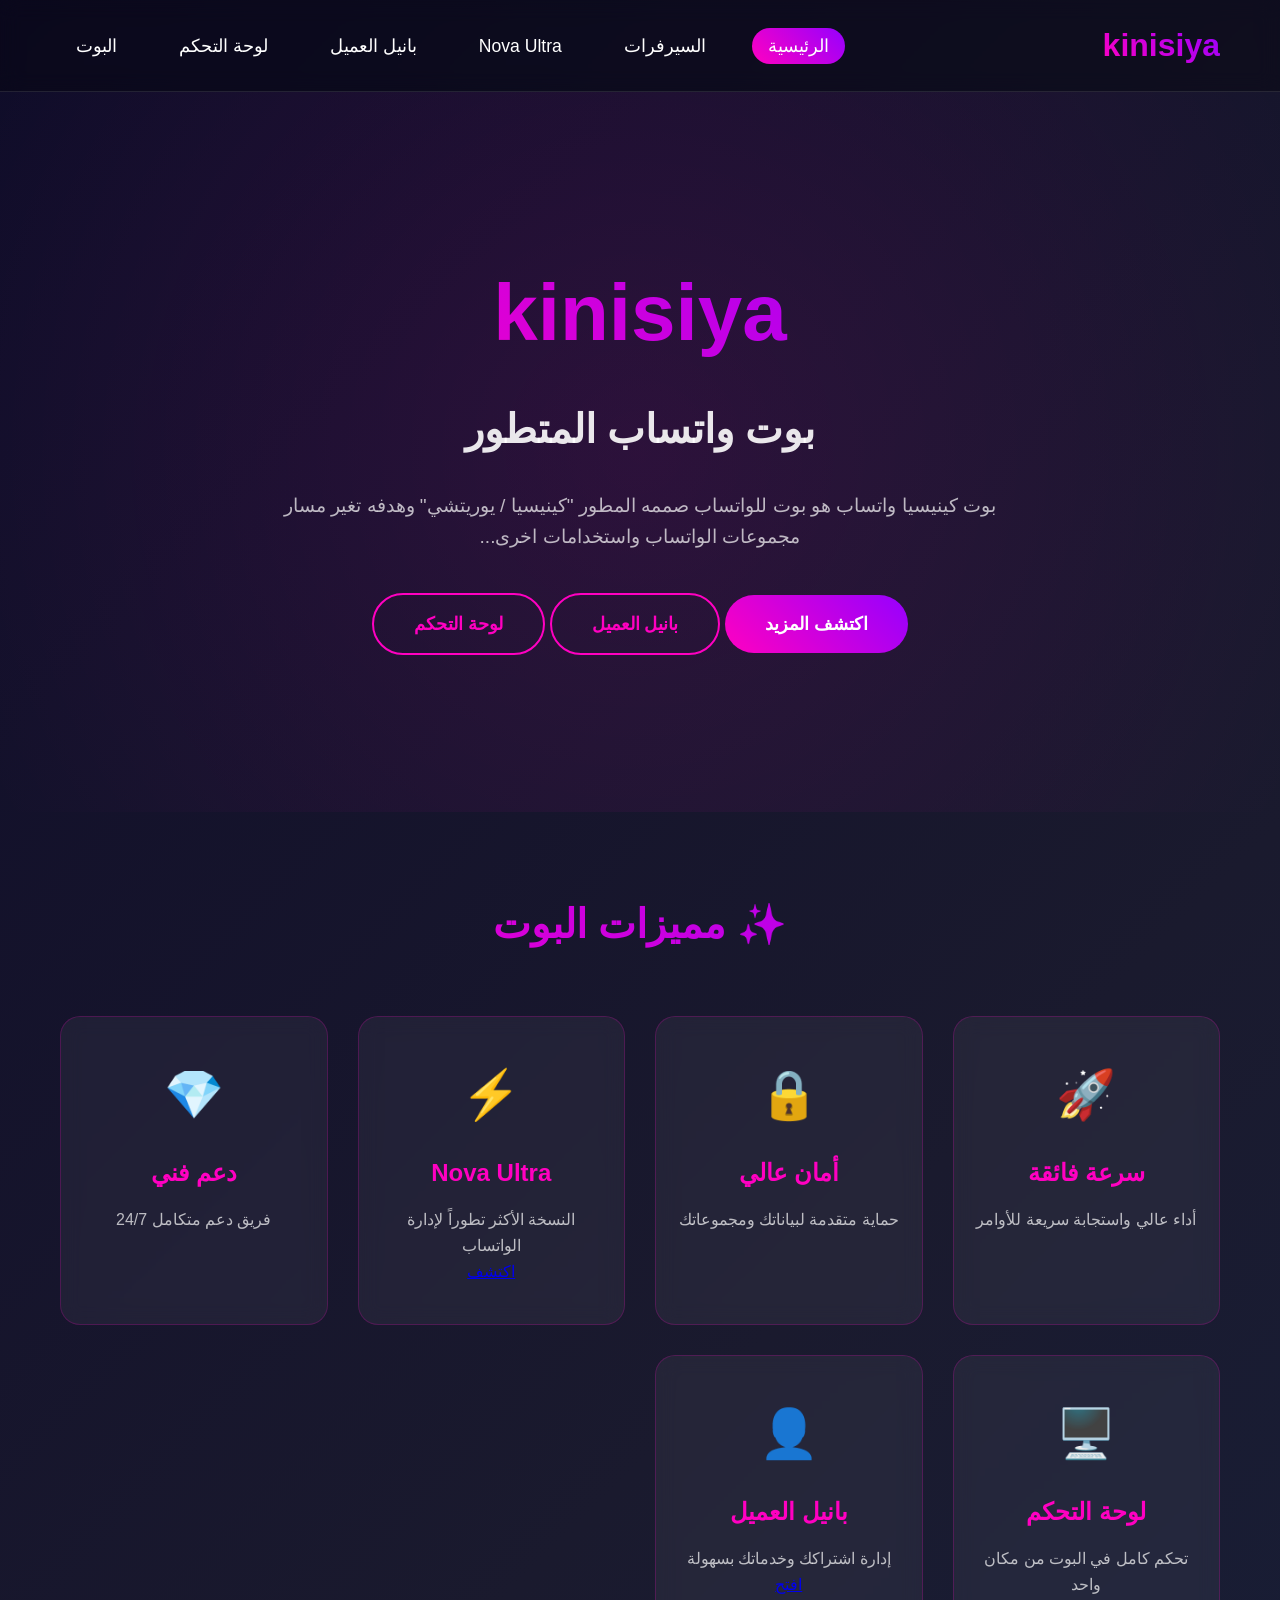
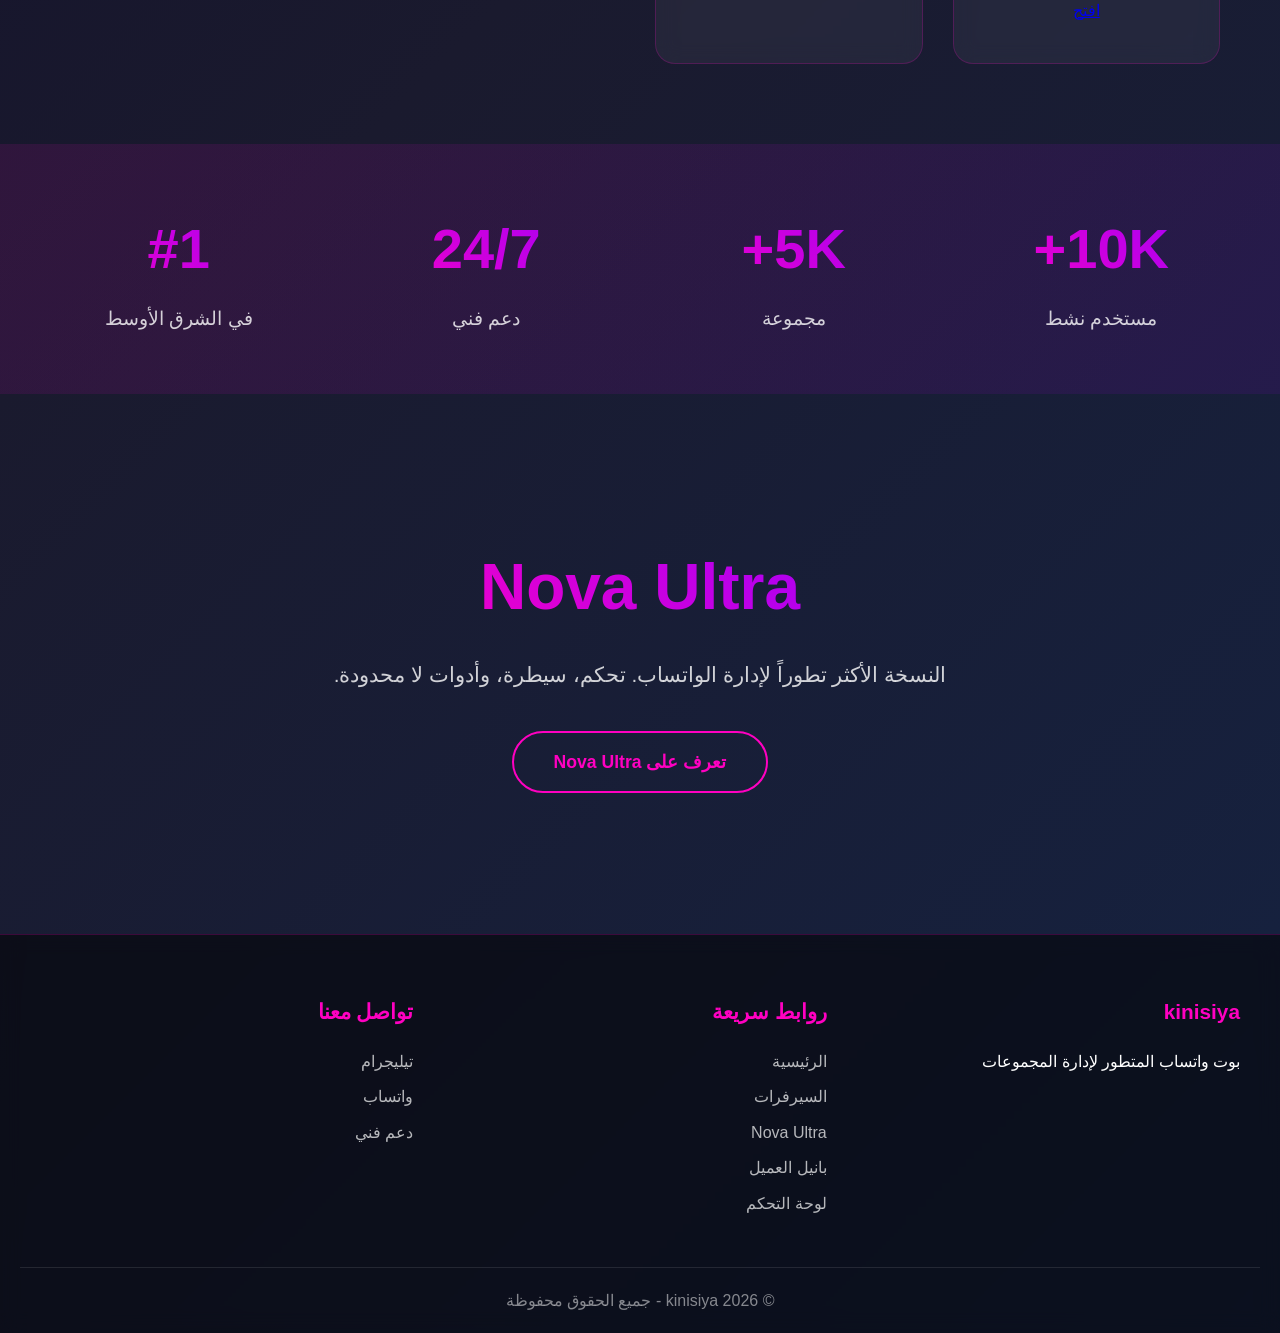
<file: index.html>
<!DOCTYPE html>
<html lang="ar" dir="rtl">
<head>
    <meta charset="UTF-8">
    <meta name="viewport" content="width=device-width, initial-scale=1.0">
    <title>kinisiya - الصفحة الرئيسية</title>
    <link rel="stylesheet" href="style.css">
</head>
<body>
    <!-- الهيدر -->
    <header>
        <nav>
            <div class="logo">kinisiya</div>
            <ul>
                <li><a href="index.html" class="active">الرئيسية</a></li>
                <li><a href="servers.html">السيرفرات</a></li>
                <li><a href="nova-ultra.html">Nova Ultra</a></li>
                <li><a href="client-panel.html">بانيل العميل</a></li>
                <li><a href="dashboard.html">لوحة التحكم</a></li>
                <li><a href="https://t.me/@yekay6">البوت</a></li>
            </ul>
        </nav>
    </header>

    <!-- الهيرو -->
    <section class="hero">
        <div class="hero-content">
            <h1>kinisiya</h1>
            <h2>بوت واتساب المتطور</h2>
            <p>بوت كينيسيا واتساب هو بوت للواتساب صممه المطور "كينيسيا / يوريتشي" وهدفه تغير مسار مجموعات الواتساب واستخدامات اخرى...</p>
            <div class="hero-btns">
                <a href="nova-ultra.html" class="btn">اكتشف المزيد</a>
                <a href="client-panel.html" class="btn btn-outline">بانيل العميل</a>
                <a href="dashboard.html" class="btn btn-outline">لوحة التحكم</a>
            </div>
        </div>
    </section>

    <!-- المميزات -->
    <section class="features">
        <h2>✨ مميزات البوت</h2>
        <div class="features-grid">
            <div class="feature-card">
                <div class="icon">🚀</div>
                <h3>سرعة فائقة</h3>
                <p>أداء عالي واستجابة سريعة للأوامر</p>
            </div>
            <div class="feature-card">
                <div class="icon">🔒</div>
                <h3>أمان عالي</h3>
                <p>حماية متقدمة لبياناتك ومجموعاتك</p>
            </div>
            <div class="feature-card">
                <div class="icon">⚡</div>
                <h3>Nova Ultra</h3>
                <p>النسخة الأكثر تطوراً لإدارة الواتساب</p>
                <a href="nova-ultra.html" class="card-btn">اكتشف</a>
            </div>
            <div class="feature-card">
                <div class="icon">💎</div>
                <h3>دعم فني</h3>
                <p>فريق دعم متكامل 24/7</p>
            </div>
            <div class="feature-card">
                <div class="icon">🖥️</div>
                <h3>لوحة التحكم</h3>
                <p>تحكم كامل في البوت من مكان واحد</p>
                <a href="dashboard.html" class="card-btn">افتح</a>
            </div>
            <div class="feature-card">
                <div class="icon">👤</div>
                <h3>بانيل العميل</h3>
                <p>إدارة اشتراكك وخدماتك بسهولة</p>
                <a href="client-panel.html" class="card-btn">افتح</a>
            </div>
        </div>
    </section>

    <!-- الإحصائيات -->
    <section class="stats">
        <div class="stats-container">
            <div class="stat-item">
                <div class="stat-number">10K+</div>
                <div class="stat-label">مستخدم نشط</div>
            </div>
            <div class="stat-item">
                <div class="stat-number">5K+</div>
                <div class="stat-label">مجموعة</div>
            </div>
            <div class="stat-item">
                <div class="stat-number">24/7</div>
                <div class="stat-label">دعم فني</div>
            </div>
            <div class="stat-item">
                <div class="stat-number">#1</div>
                <div class="stat-label">في الشرق الأوسط</div>
            </div>
        </div>
    </section>

    <!-- نسخة Nova Ultra -->
    <section class="nova-section">
        <div class="nova-content">
            <h2>Nova Ultra</h2>
            <p>النسخة الأكثر تطوراً لإدارة الواتساب. تحكم، سيطرة، وأدوات لا محدودة.</p>
            <a href="nova-ultra.html" class="btn btn-outline">تعرف على Nova Ultra</a>
        </div>
    </section>

    <!-- الفوتر -->
    <footer>
        <div class="footer-content">
            <div class="footer-section">
                <h4>kinisiya</h4>
                <p>بوت واتساب المتطور لإدارة المجموعات</p>
            </div>
            <div class="footer-section">
                <h4>روابط سريعة</h4>
                <ul>
                    <li><a href="index.html">الرئيسية</a></li>
                    <li><a href="servers.html">السيرفرات</a></li>
                    <li><a href="nova-ultra.html">Nova Ultra</a></li>
                    <li><a href="client-panel.html">بانيل العميل</a></li>
                    <li><a href="dashboard.html">لوحة التحكم</a></li>
                </ul>
            </div>
            <div class="footer-section">
                <h4>تواصل معنا</h4>
                <ul>
                    <li><a href="https://t.me/yourbot">تيليجرام</a></li>
                    <li><a href="#">واتساب</a></li>
                    <li><a href="#">دعم فني</a></li>
                </ul>
            </div>
        </div>
        <div class="copyright">
            <p>© 2026 kinisiya - جميع الحقوق محفوظة</p>
        </div>
    </footer>
</body>
    </html>
</file>
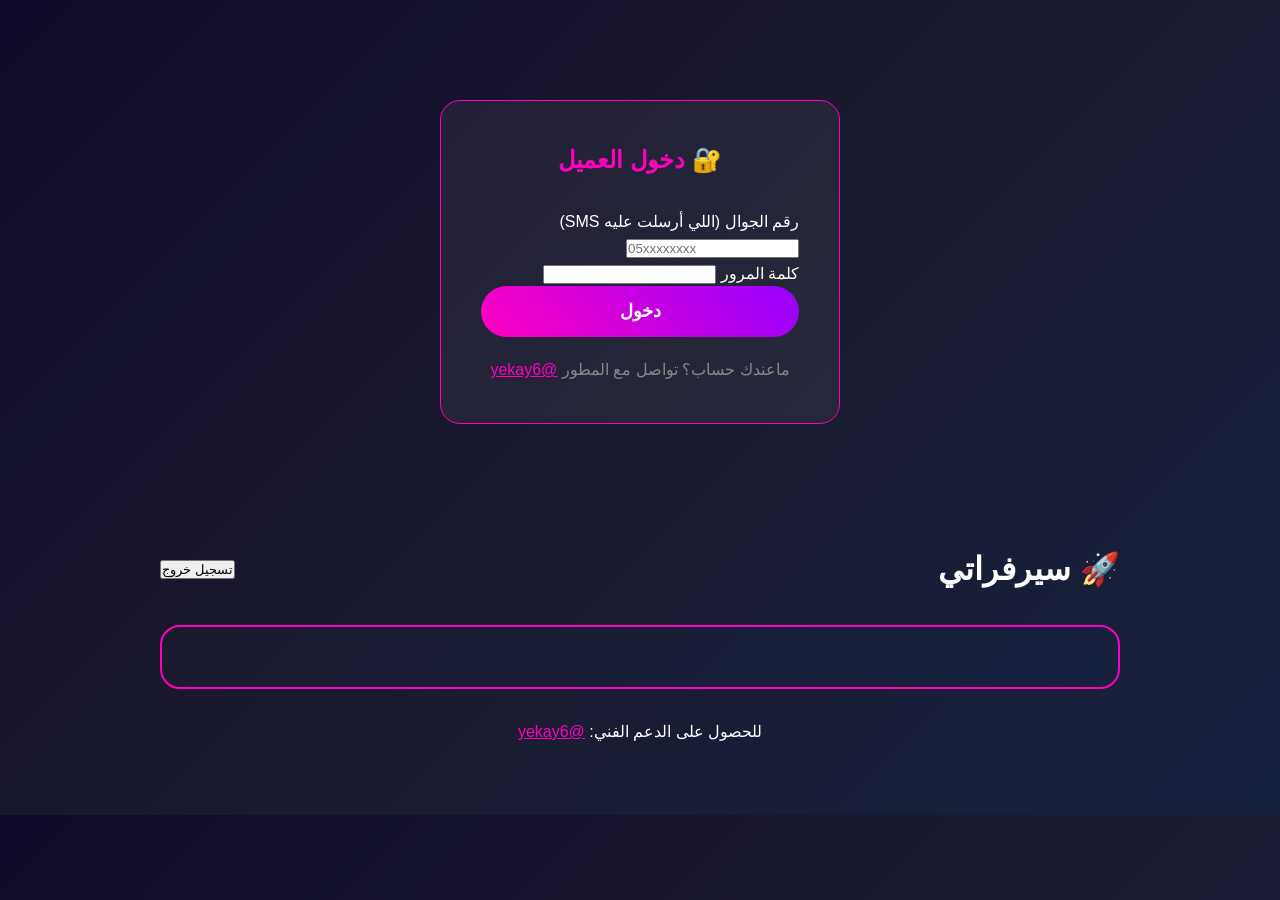
<file: client-panel.html>
<!DOCTYPE html>
<html lang="ar" dir="rtl">
<head>
    <meta charset="UTF-8">
    <meta name="viewport" content="width=device-width, initial-scale=1.0">
    <title>لوحة العميل - سيرفراتي</title>
    <link rel="stylesheet" href="style.css">
    <style>
        .client-login {
            max-width: 400px;
            margin: 100px auto;
            background: rgba(255,255,255,0.05);
            padding: 40px;
            border-radius: 20px;
            border: 1px solid #ff00c1;
        }
        
        .client-dashboard {
            max-width: 1000px;
            margin: 50px auto;
            padding: 20px;
        }
        
        .server-info {
            background: linear-gradient(135deg, #1a1a2e, #16213e);
            border: 2px solid #ff00c1;
            border-radius: 20px;
            padding: 30px;
            margin-top: 30px;
        }
        
        .info-row {
            display: flex;
            justify-content: space-between;
            padding: 15px;
            border-bottom: 1px solid rgba(255,0,193,0.2);
        }
        
        .info-row:last-child {
            border-bottom: none;
        }
        
        .info-label {
            color: #ff00c1;
            font-weight: bold;
        }
        
        .info-value {
            font-family: monospace;
            background: rgba(0,0,0,0.3);
            padding: 5px 10px;
            border-radius: 5px;
            direction: ltr;
        }
        
        .countdown {
            text-align: center;
            padding: 20px;
            background: rgba(255,215,0,0.1);
            border-radius: 10px;
            margin: 20px 0;
        }
        
        .days-left {
            font-size: 3em;
            color: gold;
        }
        
        .warning {
            background: rgba(255,68,68,0.2);
            border: 1px solid #ff4444;
            padding: 15px;
            border-radius: 10px;
            color: #ff4444;
        }
    </style>
</head>
<body>
    <div id="clientLoginPage" class="client-login">
        <h2 style="color:#ff00c1; text-align:center; margin-bottom:30px">🔐 دخول العميل</h2>
        <form id="clientLoginForm">
            <div class="form-group">
                <label>رقم الجوال (اللي أرسلت عليه SMS)</label>
                <input type="tel" id="clientPhone" placeholder="05xxxxxxxx" required>
            </div>
            <div class="form-group">
                <label>كلمة المرور</label>
                <input type="password" id="clientPassword" required>
            </div>
            <button type="submit" class="btn" style="width:100%">دخول</button>
        </form>
        <p style="text-align:center; margin-top:20px; color:#888">
            ماعندك حساب؟ تواصل مع المطور <a href="https://t.me/yekay6" style="color:#ff00c1">@yekay6</a>
        </p>
    </div>

    <div id="clientDashboardPage" class="client-dashboard hidden">
        <div style="display:flex; justify-content:space-between; align-items:center; margin-bottom:30px">
            <h1>🚀 سيرفراتي</h1>
            <button class="btn-small" onclick="logout()">تسجيل خروج</button>
        </div>

        <div id="clientServerInfo" class="server-info"></div>
        
        <div style="margin-top:30px; text-align:center">
            <p>للحصول على الدعم الفني: <a href="https://t.me/yekay6" style="color:#ff00c1">@yekay6</a></p>
        </div>
    </div>

    <script>
        // بيانات العملاء (تتزامن مع بيانات المطور)
        let clients = JSON.parse(localStorage.getItem('servers')) || [];

        document.getElementById('clientLoginForm').addEventListener('submit', function(e) {
            e.preventDefault();
            const phone = document.getElementById('clientPhone').value;
            const password = document.getElementById('clientPassword').value;
            
            // البحث عن العميل
            const client = clients.find(c => c.password === password);
            
            if(client) {
                document.getElementById('clientLoginPage').classList.add('hidden');
                document.getElementById('clientDashboardPage').classList.remove('hidden');
                showClientServer(client);
            } else {
                alert('❌ بيانات الدخول غلط');
            }
        });

        function showClientServer(server) {
            const daysLeft = calculateDaysLeft(server.expiryDate);
            const isExpired = daysLeft <= 0;
            
            let html = `
                <h2 style="color:#ff00c1; margin-bottom:20px">مرحباً ${server.clientName}</h2>
                
                <div class="countdown">
                    <div>المتبقي من الاشتراك</div>
                    <div class="days-left">${daysLeft > 0 ? daysLeft : 0}</div>
                    <div>يوم</div>
                </div>
                
                ${isExpired ? '<div class="warning">⚠️ اشتراكك منتهي - تواصل مع المطور للتجديد</div>' : ''}
                
                <h3 style="margin:30px 0 20px">📡 بيانات السيرفر</h3>
            `;
            
            for(let [key, value] of Object.entries(server)) {
                if(['clientName', 'telegram', 'plan', 'ip', 'username', 'password', 'expiryDate'].includes(key)) {
                    let label = {
                        clientName: 'اسم العميل',
                        telegram: 'تيليجرام',
                        plan: 'الباقة',
                        ip: 'عنوان IP',
                        username: 'اسم المستخدم',
                        password: 'كلمة المرور',
                        expiryDate: 'تاريخ الانتهاء'
                    }[key];
                    
                    let valueClass = key === 'password' ? 'server-password' : 'info-value';
                    
                    html += `
                        <div class="info-row">
                            <span class="info-label">${label}:</span>
                            <span class="${valueClass}">${value}</span>
                        </div>
                    `;
                }
            }
            
            html += `
                <div style="margin-top:30px; text-align:center">
                    <button class="btn" onclick="copyServerData('${server.password}')">📋 نسخ جميع البيانات</button>
                </div>
            `;
            
            document.getElementById('clientServerInfo').innerHTML = html;
        }

        function calculateDaysLeft(expiryDate) {
            const today = new Date();
            const expiry = new Date(expiryDate);
            const diffTime = expiry - today;
            return Math.ceil(diffTime / (1000 * 60 * 60 * 24));
        }

        function copyServerData(password) {
            const server = clients.find(c => c.password === password);
            const data = `
IP: ${server.ip}
User: ${server.username}
Pass: ${server.password}
تاريخ الانتهاء: ${server.expiryDate}
            `;
            navigator.clipboard.writeText(data);
            alert('✅ تم نسخ البيانات');
        }

        function logout() {
            document.getElementById('clientLoginPage').classList.remove('hidden');
            document.getElementById('clientDashboardPage').classList.add('hidden');
        }
    </script>
</body>
  </html>
</file>
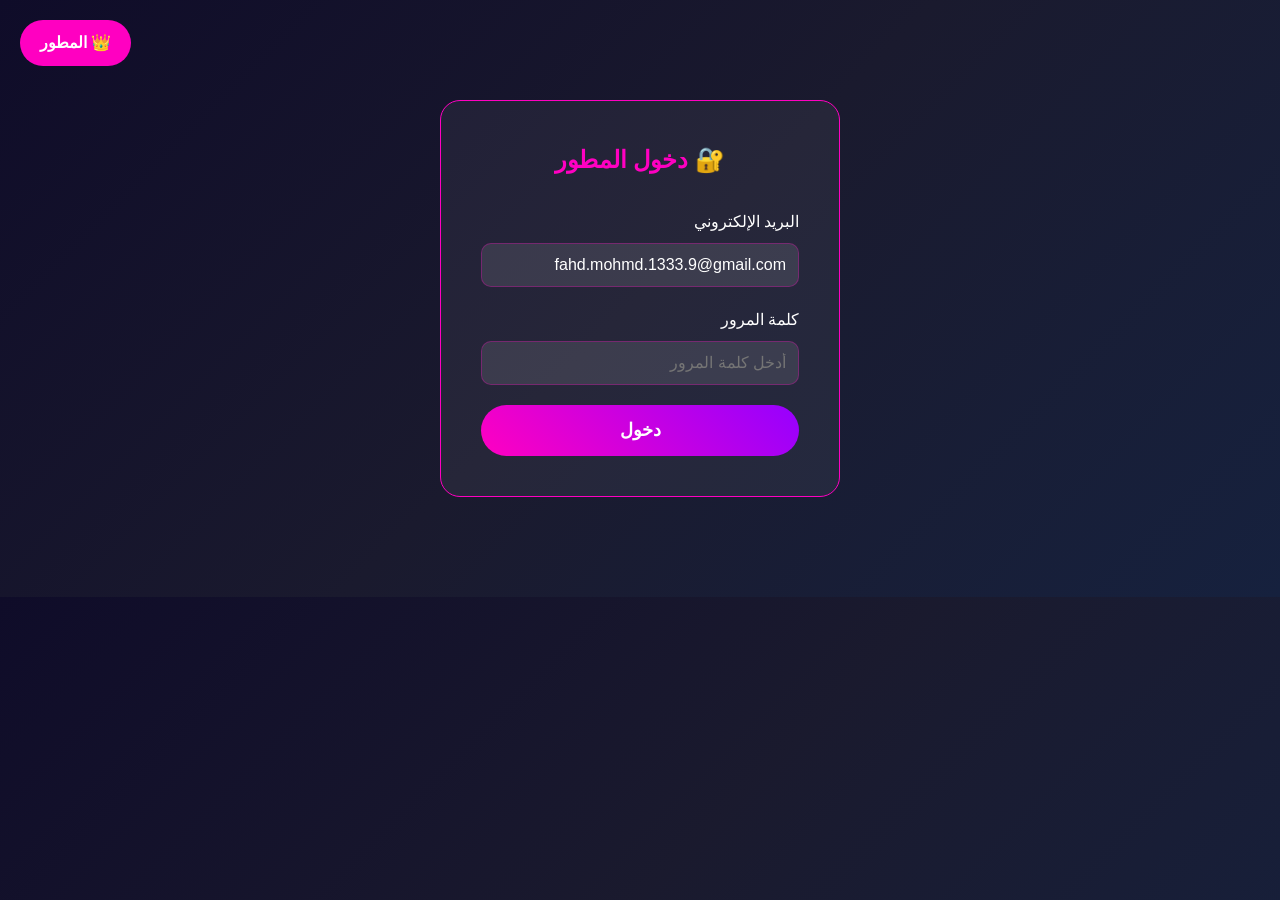
<file: dashboard.html>
<!DOCTYPE html>
<html lang="ar" dir="rtl">
<head>
    <meta charset="UTF-8">
    <meta name="viewport" content="width=device-width, initial-scale=1.0">
    <title>لوحة التحكم - المطور</title>
    <link rel="stylesheet" href="style.css">
    <style>
        /* استايلات خاصة بلوحة التحكم */
        .dashboard {
            max-width: 1200px;
            margin: 50px auto;
            padding: 20px;
        }
        
        .login-section {
            max-width: 400px;
            margin: 100px auto;
            background: rgba(255,255,255,0.05);
            padding: 40px;
            border-radius: 20px;
            border: 1px solid #ff00c1;
        }
        
        .login-section h2 {
            color: #ff00c1;
            margin-bottom: 30px;
            text-align: center;
        }
        
        .form-group {
            margin-bottom: 20px;
        }
        
        .form-group label {
            display: block;
            margin-bottom: 8px;
            color: #fff;
        }
        
        .form-group input {
            width: 100%;
            padding: 12px;
            background: rgba(255,255,255,0.1);
            border: 1px solid rgba(255,0,193,0.3);
            border-radius: 10px;
            color: #fff;
            font-size: 1em;
        }
        
        .form-group input:focus {
            outline: none;
            border-color: #ff00c1;
        }
        
        .servers-grid {
            display: grid;
            grid-template-columns: repeat(auto-fit, minmax(300px, 1fr));
            gap: 20px;
            margin-top: 30px;
        }
        
        .server-card {
            background: rgba(255,255,255,0.05);
            border-radius: 15px;
            padding: 20px;
            border: 1px solid rgba(255,0,193,0.2);
        }
        
        .server-card.vip {
            border: 2px solid gold;
            box-shadow: 0 0 20px rgba(255,215,0,0.3);
        }
        
        .server-header {
            display: flex;
            justify-content: space-between;
            align-items: center;
            margin-bottom: 15px;
            padding-bottom: 10px;
            border-bottom: 1px solid rgba(255,255,255,0.1);
        }
        
        .server-name {
            font-size: 1.3em;
            color: #ff00c1;
        }
        
        .server-status {
            padding: 5px 10px;
            border-radius: 20px;
            font-size: 0.8em;
        }
        
        .status-active {
            background: #00ff88;
            color: #000;
        }
        
        .status-inactive {
            background: #ff4444;
            color: #fff;
        }
        
        .server-details {
            margin: 15px 0;
        }
        
        .server-detail {
            display: flex;
            justify-content: space-between;
            padding: 8px 0;
            border-bottom: 1px solid rgba(255,255,255,0.05);
        }
        
        .server-actions {
            display: flex;
            gap: 10px;
            margin-top: 15px;
        }
        
        .btn-small {
            padding: 8px 15px;
            font-size: 0.9em;
            background: rgba(255,0,193,0.2);
            border: 1px solid #ff00c1;
            border-radius: 5px;
            color: #fff;
            cursor: pointer;
            transition: all 0.3s;
        }
        
        .btn-small:hover {
            background: #ff00c1;
        }
        
        .add-server {
            background: linear-gradient(45deg, #ff00c1, #9600ff);
            color: white;
            padding: 15px 30px;
            border: none;
            border-radius: 10px;
            font-size: 1.1em;
            cursor: pointer;
            margin-bottom: 30px;
        }
        
        .hidden {
            display: none;
        }
        
        .server-password {
            background: rgba(0,0,0,0.3);
            padding: 10px;
            border-radius: 5px;
            font-family: monospace;
            direction: ltr;
            text-align: left;
        }
        
        .copy-btn {
            background: #00ff88;
            color: #000;
            border: none;
            padding: 5px 10px;
            border-radius: 3px;
            cursor: pointer;
            margin-right: 10px;
        }
        
        .user-type {
            position: fixed;
            top: 20px;
            left: 20px;
            background: #ff00c1;
            padding: 10px 20px;
            border-radius: 30px;
            font-weight: bold;
            z-index: 1000;
        }
    </style>
</head>
<body>
    <div id="userType" class="user-type">👑 المطور</div>

    <!-- صفحة تسجيل الدخول -->
    <div id="loginPage" class="login-section">
        <h2>🔐 دخول المطور</h2>
        <form id="loginForm">
            <div class="form-group">
                <label>البريد الإلكتروني</label>
                <input type="email" id="email" value="fahd.mohmd.1333.9@gmail.com" readonly>
            </div>
            <div class="form-group">
                <label>كلمة المرور</label>
                <input type="password" id="password" placeholder="أدخل كلمة المرور">
            </div>
            <button type="submit" class="btn" style="width:100%">دخول</button>
        </form>
    </div>

    <!-- لوحة التحكم الرئيسية (تظهر بعد تسجيل الدخول) -->
    <div id="dashboardPage" class="dashboard hidden">
        <h1>🚀 لوحة تحكم السيرفرات</h1>
        
        <!-- إحصائيات سريعة -->
        <div style="display: grid; grid-template-columns: repeat(4,1fr); gap:20px; margin:30px 0">
            <div style="background:rgba(255,0,193,0.1); padding:20px; border-radius:10px">
                <div style="font-size:2em; color:#ff00c1">5</div>
                <div>إجمالي السيرفرات</div>
            </div>
            <div style="background:rgba(0,255,136,0.1); padding:20px; border-radius:10px">
                <div style="font-size:2em; color:#00ff88">3</div>
                <div>سيرفرات نشطة</div>
            </div>
            <div style="background:rgba(255,255,0,0.1); padding:20px; border-radius:10px">
                <div style="font-size:2em; color:gold">2</div>
                <div>مشتركين VIP</div>
            </div>
            <div style="background:rgba(255,68,68,0.1); padding:20px; border-radius:10px">
                <div style="font-size:2em; color:#ff4444">2</div>
                <div>منتهين</div>
            </div>
        </div>

        <button class="add-server" onclick="showAddServer()">➕ إضافة سيرفر جديد</button>

        <!-- السيرفرات -->
        <h2>📡 السيرفرات النشطة</h2>
        <div id="activeServers" class="servers-grid"></div>

        <h2 style="margin-top:40px">💤 سيرفرات منتهية</h2>
        <div id="expiredServers" class="servers-grid"></div>
    </div>

    <!-- نافذة إضافة سيرفر -->
    <div id="addServerModal" style="display:none; position:fixed; top:0; left:0; width:100%; height:100%; background:rgba(0,0,0,0.9); z-index:2000">
        <div style="max-width:500px; margin:100px auto; background:#1a1a2e; padding:30px; border-radius:20px">
            <h2 style="color:#ff00c1; margin-bottom:20px">➕ إضافة سيرفر جديد</h2>
            <div class="form-group">
                <label>اسم العميل</label>
                <input type="text" id="clientName" placeholder="اسم العميل">
            </div>
            <div class="form-group">
                <label>يوزر تيليجرام</label>
                <input type="text" id="clientTelegram" placeholder="@username">
            </div>
            <div class="form-group">
                <label>الباقة</label>
                <select id="serverPlan">
                    <option value="mini">Mini Server - 1$</option>
                    <option value="normal">Normal Server - 2.5$</option>
                    <option value="plus">Plus Server - 4.99$</option>
                    <option value="premium">Premium Server - 7$</option>
                    <option value="gold">Gold Server - 10$</option>
                </select>
            </div>
            <div class="form-group">
                <label>كلمة المرور (اتركها فارغة لتوليد عشوائي)</label>
                <input type="text" id="serverPassword" placeholder="كلمة المرور">
            </div>
            <div class="form-group">
                <label>مدة الاشتراك (أيام)</label>
                <input type="number" id="serverDuration" value="30">
            </div>
            <div style="display:flex; gap:10px">
                <button class="btn" onclick="saveServer()">💾 حفظ</button>
                <button class="btn btn-outline" onclick="closeModal()">❌ إلغاء</button>
            </div>
        </div>
    </div>

    <script>
        // كلمة المرور الصحيحة (حقك أنت)
        const MASTER_PASSWORD = "@yekay6";
        
        // بيانات السيرفرات (تخزين محلي)
        let servers = JSON.parse(localStorage.getItem('servers')) || [
            {
                id: 1,
                clientName: 'المطور الأساسي',
                telegram: '@yekay6',
                plan: 'gold',
                ip: '185.215.113.110',
                username: 'root',
                password: '@yekay6',
                expiryDate: '2025-12-31',
                status: 'active',
                isVip: true
            },
            {
                id: 2,
                clientName: 'عميل VIP',
                telegram: '@client1',
                plan: 'premium',
                ip: '185.215.113.111',
                username: 'client1',
                password: 'Kl@12#89',
                expiryDate: '2024-04-15',
                status: 'active',
                isVip: true
            },
            {
                id: 3,
                clientName: 'عميل عادي',
                telegram: '@client2',
                plan: 'normal',
                ip: '185.215.113.112',
                username: 'client2',
                password: 'Nm@78#23',
                expiryDate: '2024-03-01',
                status: 'expired',
                isVip: false
            }
        ];

        // تسجيل الدخول
        document.getElementById('loginForm').addEventListener('submit', function(e) {
            e.preventDefault();
            const password = document.getElementById('password').value;
            
            if(password === MASTER_PASSWORD) {
                document.getElementById('loginPage').classList.add('hidden');
                document.getElementById('dashboardPage').classList.remove('hidden');
                loadServers();
            } else {
                alert('❌ كلمة المرور غلط');
            }
        });

        // تحميل السيرفرات
        function loadServers() {
            const activeServers = servers.filter(s => s.status === 'active');
            const expiredServers = servers.filter(s => s.status === 'expired');
            
            document.getElementById('activeServers').innerHTML = activeServers.map(serverCard).join('');
            document.getElementById('expiredServers').innerHTML = expiredServers.map(serverCard).join('');
        }

        // بطاقة سيرفر
        function serverCard(server) {
            return `
                <div class="server-card ${server.isVip ? 'vip' : ''}">
                    <div class="server-header">
                        <span class="server-name">${server.clientName}</span>
                        <span class="server-status ${server.status === 'active' ? 'status-active' : 'status-inactive'}">
                            ${server.status === 'active' ? '🟢 نشط' : '🔴 منتهي'}
                        </span>
                    </div>
                    <div class="server-details">
                        <div class="server-detail">
                            <span>تيليجرام:</span>
                            <span>${server.telegram}</span>
                        </div>
                        <div class="server-detail">
                            <span>الباقة:</span>
                            <span>${getPlanName(server.plan)}</span>
                        </div>
                        <div class="server-detail">
                            <span>IP:</span>
                            <span>${server.ip}</span>
                        </div>
                        <div class="server-detail">
                            <span>المستخدم:</span>
                            <span>${server.username}</span>
                        </div>
                        <div class="server-detail">
                            <span>كلمة السر:</span>
                            <span class="server-password">${server.password}</span>
                        </div>
                        <div class="server-detail">
                            <span>تاريخ الانتهاء:</span>
                            <span>${server.expiryDate}</span>
                        </div>
                    </div>
                    <div class="server-actions">
                        <button class="btn-small" onclick="copyServerData(${server.id})">📋 نسخ البيانات</button>
                        <button class="btn-small" onclick="extendServer(${server.id})">⏰ تمديد</button>
                        <button class="btn-small" onclick="deleteServer(${server.id})">🗑️ حذف</button>
                    </div>
                </div>
            `;
        }

        // اسم الباقة
        function getPlanName(plan) {
            const plans = {
                mini: '🌥️ Mini (1$)',
                normal: '⚡ Normal (2.5$)',
                plus: '🚀 Plus (4.99$)',
                premium: '💎 Premium (7$)',
                gold: '👑 Gold (10$)'
            };
            return plans[plan] || plan;
        }

        // نسخ البيانات
        function copyServerData(id) {
            const server = servers.find(s => s.id === id);
            const data = `
IP: ${server.ip}
User: ${server.username}
Pass: ${server.password}
تاريخ الانتهاء: ${server.expiryDate}
            `;
            navigator.clipboard.writeText(data);
            alert('✅ تم نسخ البيانات');
        }

        // تمديد سيرفر
        function extendServer(id) {
            const days = prompt('كم يوم تمديد؟', '30');
            if(days) {
                const server = servers.find(s => s.id === id);
                const currentDate = new Date(server.expiryDate);
                currentDate.setDate(currentDate.getDate() + parseInt(days));
                server.expiryDate = currentDate.toISOString().split('T')[0];
                server.status = 'active';
                localStorage.setItem('servers', JSON.stringify(servers));
                loadServers();
            }
        }

        // حذف سيرفر
        function deleteServer(id) {
            if(confirm('متأكد تحذف السيرفر؟')) {
                servers = servers.filter(s => s.id !== id);
                localStorage.setItem('servers', JSON.stringify(servers));
                loadServers();
            }
        }

        // إظهار نافذة الإضافة
        function showAddServer() {
            document.getElementById('addServerModal').style.display = 'block';
        }

        // إغلاق النافذة
        function closeModal() {
            document.getElementById('addServerModal').style.display = 'none';
        }

        // حفظ سيرفر جديد
        function saveServer() {
            const newServer = {
                id: Date.now(),
                clientName: document.getElementById('clientName').value,
                telegram: document.getElementById('clientTelegram').value,
                plan: document.getElementById('serverPlan').value,
                ip: generateIP(),
                username: 'user' + Math.floor(Math.random()*1000),
                password: document.getElementById('serverPassword').value || generatePassword(),
                expiryDate: getExpiryDate(parseInt(document.getElementById('serverDuration').value)),
                status: 'active',
                isVip: document.getElementById('serverPlan').value === 'premium' || document.getElementById('serverPlan').value === 'gold'
            };
            
            servers.push(newServer);
            localStorage.setItem('servers', JSON.stringify(servers));
            closeModal();
            loadServers();
            alert('✅ تم إضافة السيرفر بنجاح');
        }

        // توليد IP عشوائي
        function generateIP() {
            return `185.215.${Math.floor(Math.random()*255)}.${Math.floor(Math.random()*255)}`;
        }

        // توليد كلمة مرور عشوائية
        function generatePassword() {
            const chars = 'ABCDEFGHIJKLMNOPQRSTUVWXYZabcdefghijklmnopqrstuvwxyz0123456789@#$';
            let password = '';
            for(let i=0; i<10; i++) {
                password += chars.charAt(Math.floor(Math.random() * chars.length));
            }
            return password;
        }

        // حساب تاريخ الانتهاء
        function getExpiryDate(days) {
            const date = new Date();
            date.setDate(date.getDate() + days);
            return date.toISOString().split('T')[0];
        }
    </script>
</body>
  </html>
</file>
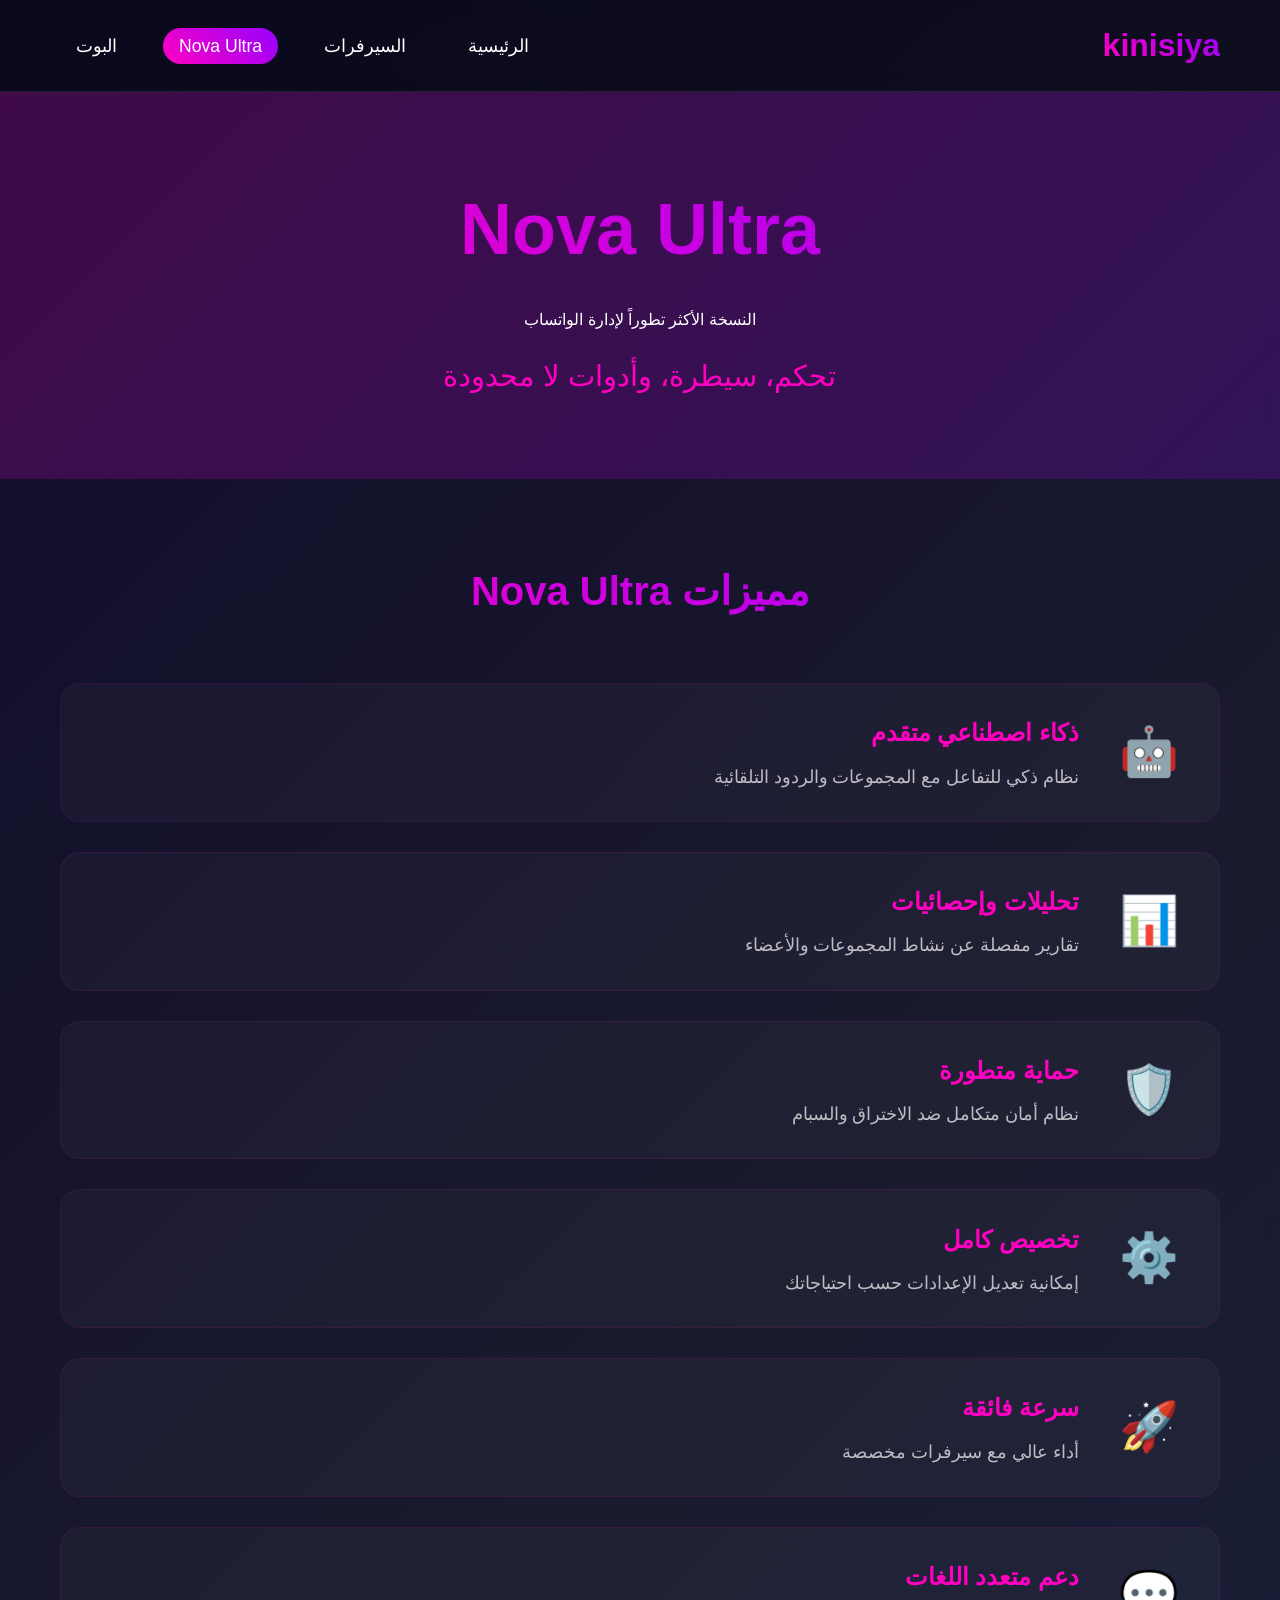
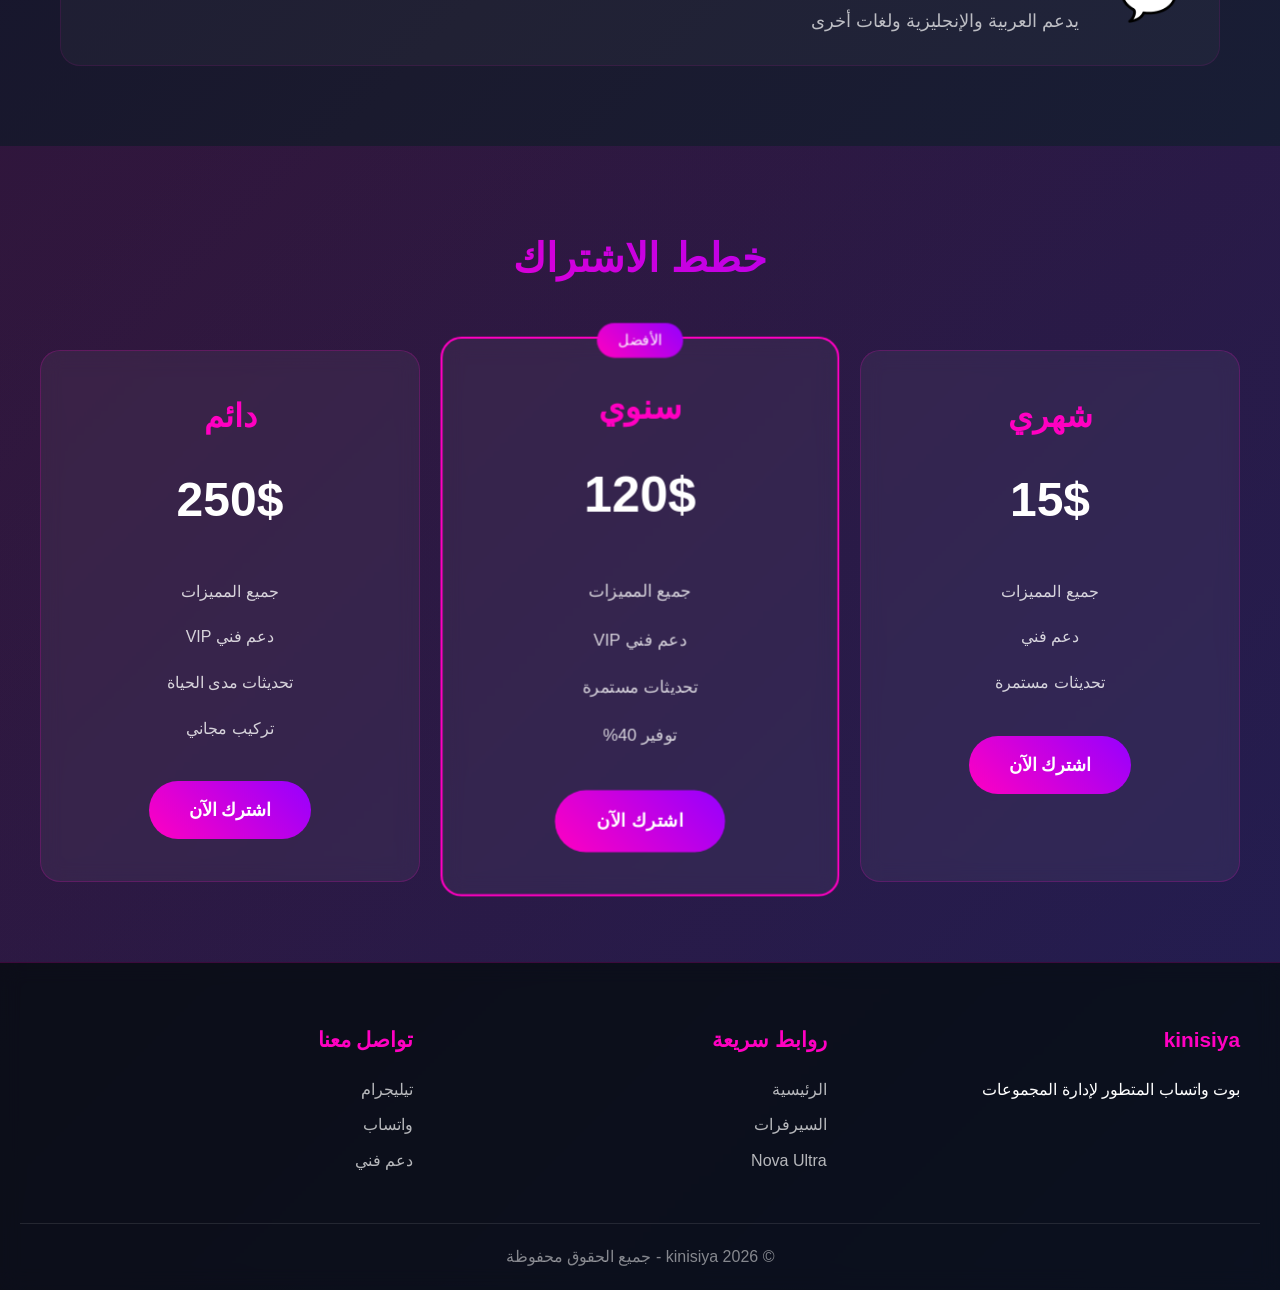
<file: nova-ultra.html>
<!DOCTYPE html>
<html lang="ar" dir="rtl">
<head>
    <meta charset="UTF-8">
    <meta name="viewport" content="width=device-width, initial-scale=1.0">
    <title>kinisiya - Nova Ultra</title>
    <link rel="stylesheet" href="style.css">
</head>
<body>
    <!-- الهيدر -->
    <header>
        <nav>
            <div class="logo">kinisiya</div>
            <ul>
                <li><a href="index.html">الرئيسية</a></li>
                <li><a href="servers.html">السيرفرات</a></li>
                <li><a href="nova-ultra.html" class="active">Nova Ultra</a></li>
                <li><a href="https://t.me/yertchi_kunusua">البوت</a></li>
            </ul>
        </nav>
    </header>

    <!-- عنوان المنتج -->
    <section class="product-header">
        <h1>Nova Ultra</h1>
        <p>النسخة الأكثر تطوراً لإدارة الواتساب</p>
        <div class="product-tagline">تحكم، سيطرة، وأدوات لا محدودة</div>
    </section>

    <!-- المميزات المتقدمة -->
    <section class="advanced-features">
        <h2>مميزات Nova Ultra</h2>
        <div class="features-list">
            <div class="feature-item">
                <div class="feature-icon">🤖</div>
                <div class="feature-text">
                    <h3>ذكاء اصطناعي متقدم</h3>
                    <p>نظام ذكي للتفاعل مع المجموعات والردود التلقائية</p>
                </div>
            </div>
            <div class="feature-item">
                <div class="feature-icon">📊</div>
                <div class="feature-text">
                    <h3>تحليلات وإحصائيات</h3>
                    <p>تقارير مفصلة عن نشاط المجموعات والأعضاء</p>
                </div>
            </div>
            <div class="feature-item">
                <div class="feature-icon">🛡️</div>
                <div class="feature-text">
                    <h3>حماية متطورة</h3>
                    <p>نظام أمان متكامل ضد الاختراق والسبام</p>
                </div>
            </div>
            <div class="feature-item">
                <div class="feature-icon">⚙️</div>
                <div class="feature-text">
                    <h3>تخصيص كامل</h3>
                    <p>إمكانية تعديل الإعدادات حسب احتياجاتك</p>
                </div>
            </div>
            <div class="feature-item">
                <div class="feature-icon">🚀</div>
                <div class="feature-text">
                    <h3>سرعة فائقة</h3>
                    <p>أداء عالي مع سيرفرات مخصصة</p>
                </div>
            </div>
            <div class="feature-item">
                <div class="feature-icon">💬</div>
                <div class="feature-text">
                    <h3>دعم متعدد اللغات</h3>
                    <p>يدعم العربية والإنجليزية ولغات أخرى</p>
                </div>
            </div>
        </div>
    </section>

    <!-- خطط الاشتراك -->
    <section class="subscription-plans">
        <h2>خطط الاشتراك</h2>
        <div class="plans-grid">
            <div class="plan-card">
                <h3>شهري</h3>
                <div class="plan-price">15$</div>
                <ul>
                    <li>جميع المميزات</li>
                    <li>دعم فني</li>
                    <li>تحديثات مستمرة</li>
                </ul>
                <a href="https://t.me/@yekay6" class="btn">اشترك الآن</a>
            </div>
            <div class="plan-card popular">
                <div class="badge">الأفضل</div>
                <h3>سنوي</h3>
                <div class="plan-price">120$</div>
                <ul>
                    <li>جميع المميزات</li>
                    <li>دعم فني VIP</li>
                    <li>تحديثات مستمرة</li>
                    <li>توفير 40%</li>
                </ul>
                <a href="https://t.me/@yekay6" class="btn">اشترك الآن</a>
            </div>
            <div class="plan-card">
                <h3>دائم</h3>
                <div class="plan-price">250$</div>
                <ul>
                    <li>جميع المميزات</li>
                    <li>دعم فني VIP</li>
                    <li>تحديثات مدى الحياة</li>
                    <li>تركيب مجاني</li>
                </ul>
                <a href="https://t.me/@yekay6" class="btn">اشترك الآن</a>
            </div>
        </div>
    </section>

    <!-- الفوتر -->
    <footer>
        <div class="footer-content">
            <div class="footer-section">
                <h4>kinisiya</h4>
                <p>بوت واتساب المتطور لإدارة المجموعات</p>
            </div>
            <div class="footer-section">
                <h4>روابط سريعة</h4>
                <ul>
                    <li><a href="index.html">الرئيسية</a></li>
                    <li><a href="servers.html">السيرفرات</a></li>
                    <li><a href="nova-ultra.html">Nova Ultra</a></li>
                </ul>
            </div>
            <div class="footer-section">
                <h4>تواصل معنا</h4>
                <ul>
                    <li><a href="https://t.me/@yekay6">تيليجرام</a></li>
                    <li><a href="#">واتساب</a></li>
                    <li><a href="#">دعم فني</a></li>
                </ul>
            </div>
        </div>
        <div class="copyright">
            <p>© 2026 kinisiya - جميع الحقوق محفوظة</p>
        </div>
    </footer>
</body>
</html>
</file>
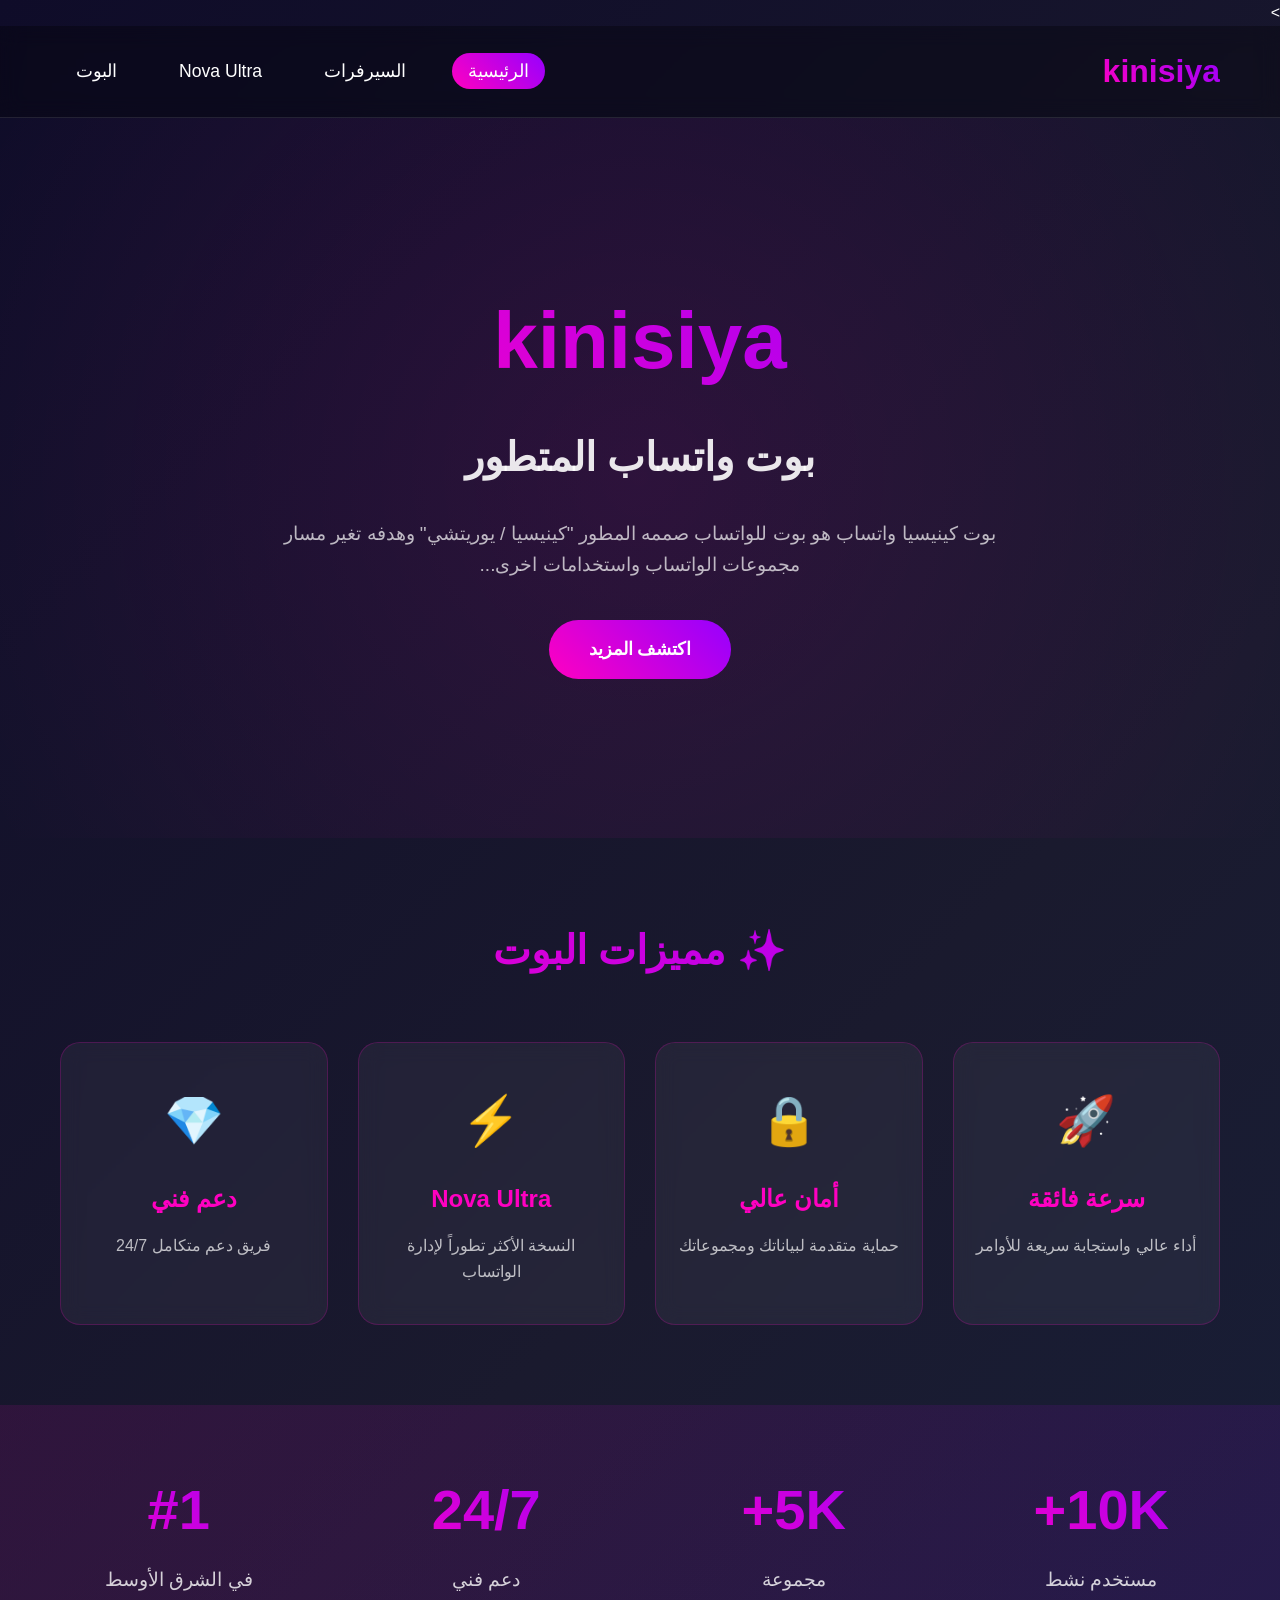
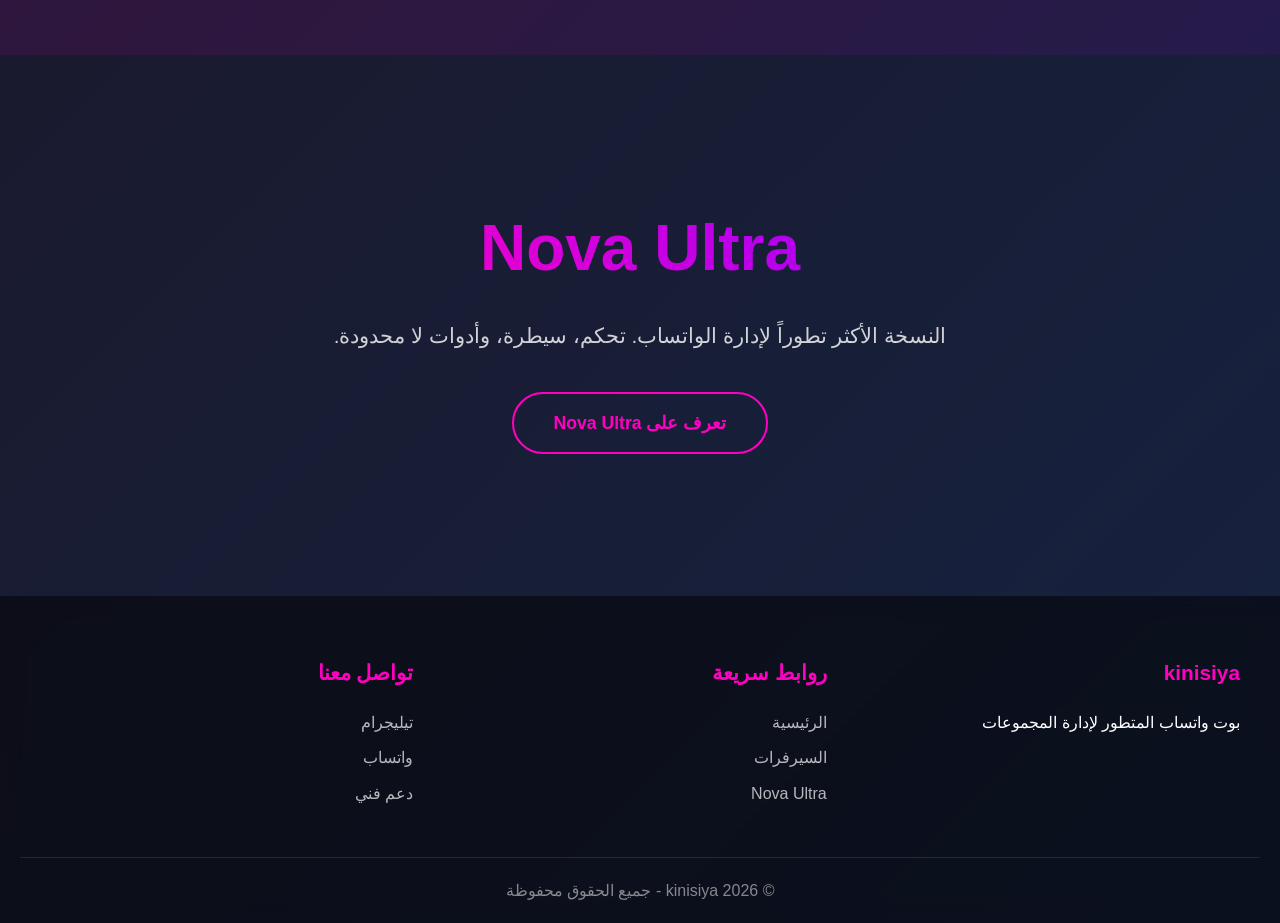
<file: servers.html>
><!DOCTYPE html>
<html lang="ar" dir="rtl">
<head>
    <meta charset="UTF-8">
    <meta name="viewport" content="width=device-width, initial-scale=1.0">
    <title>kinisiya - الصفحة الرئيسية</title>
    <link rel="stylesheet" href="style.css">
</head>
<body>
    <!-- الهيدر -->
    <header>
        <nav>
            <div class="logo">kinisiya</div>
            <ul>
                <li><a href="index.html" class="active">الرئيسية</a></li>
                <li><a href="servers.html">السيرفرات</a></li>
                <li><a href="nova-ultra.html">Nova Ultra</a></li>
                <li><a href="https://t.me/yertchi_kunusua">البوت</a></li>
            </ul>
        </nav>
    </header>

    <!-- الهيرو -->
    <section class="hero">
        <div class="hero-content">
            <h1>kinisiya</h1>
            <h2>بوت واتساب المتطور</h2>
            <p>بوت كينيسيا واتساب هو بوت للواتساب صممه المطور "كينيسيا / يوريتشي" وهدفه تغير مسار مجموعات الواتساب واستخدامات اخرى...</p>
            <a href="nova-ultra.html" class="btn">اكتشف المزيد</a>
        </div>
    </section>

    <!-- المميزات -->
    <section class="features">
        <h2>✨ مميزات البوت</h2>
        <div class="features-grid">
            <div class="feature-card">
                <div class="icon">🚀</div>
                <h3>سرعة فائقة</h3>
                <p>أداء عالي واستجابة سريعة للأوامر</p>
            </div>
            <div class="feature-card">
                <div class="icon">🔒</div>
                <h3>أمان عالي</h3>
                <p>حماية متقدمة لبياناتك ومجموعاتك</p>
            </div>
            <div class="feature-card">
                <div class="icon">⚡</div>
                <h3>Nova Ultra</h3>
                <p>النسخة الأكثر تطوراً لإدارة الواتساب</p>
            </div>
            <div class="feature-card">
                <div class="icon">💎</div>
                <h3>دعم فني</h3>
                <p>فريق دعم متكامل 24/7</p>
            </div>
        </div>
    </section>

    <!-- الإحصائيات -->
    <section class="stats">
        <div class="stats-container">
            <div class="stat-item">
                <div class="stat-number">10K+</div>
                <div class="stat-label">مستخدم نشط</div>
            </div>
            <div class="stat-item">
                <div class="stat-number">5K+</div>
                <div class="stat-label">مجموعة</div>
            </div>
            <div class="stat-item">
                <div class="stat-number">24/7</div>
                <div class="stat-label">دعم فني</div>
            </div>
            <div class="stat-item">
                <div class="stat-number">#1</div>
                <div class="stat-label">في الشرق الأوسط</div>
            </div>
        </div>
    </section>

    <!-- نسخة Nova Ultra -->
    <section class="nova-section">
        <div class="nova-content">
            <h2>Nova Ultra</h2>
            <p>النسخة الأكثر تطوراً لإدارة الواتساب. تحكم، سيطرة، وأدوات لا محدودة.</p>
            <a href="nova-ultra.html" class="btn btn-outline">تعرف على Nova Ultra</a>
        </div>
    </section>

    <!-- الفوتر -->
    <footer>
        <div class="footer-content">
            <div class="footer-section">
                <h4>kinisiya</h4>
                <p>بوت واتساب المتطور لإدارة المجموعات</p>
            </div>
            <div class="footer-section">
                <h4>روابط سريعة</h4>
                <ul>
                    <li><a href="index.html">الرئيسية</a></li>
                    <li><a href="servers.html">السيرفرات</a></li>
                    <li><a href="nova-ultra.html">Nova Ultra</a></li>
                </ul>
            </div>
            <div class="footer-section">
                <h4>تواصل معنا</h4>
                <ul>
                    <li><a href="https://t.me/@yekay6">تيليجرام</a></li>
                    <li><a href="#">واتساب</a></li>
                    <li><a href="#">دعم فني</a></li>
                </ul>
            </div>
        </div>
        <div class="copyright">
            <p>© 2026 kinisiya - جميع الحقوق محفوظة</p>
        </div>
    </footer>
</body>
</html>
</file>
<file: style.css>
/* style.css */

* {
    margin: 0;
    padding: 0;
    box-sizing: border-box;
    font-family: 'Segoe UI', 'Tajawal', sans-serif;
}

body {
    background: linear-gradient(135deg, #0f0c29, #1a1a2e, #16213e);
    color: #fff;
    line-height: 1.6;
}

/* الهيدر */
header {
    background: rgba(0, 0, 0, 0.3);
    backdrop-filter: blur(10px);
    border-bottom: 1px solid rgba(255, 255, 255, 0.1);
    position: sticky;
    top: 0;
    z-index: 1000;
}

nav {
    max-width: 1200px;
    margin: 0 auto;
    padding: 20px;
    display: flex;
    justify-content: space-between;
    align-items: center;
}

.logo {
    font-size: 2em;
    font-weight: bold;
    background: linear-gradient(45deg, #ff00c1, #9600ff);
    -webkit-background-clip: text;
    -webkit-text-fill-color: transparent;
    background-clip: text;
}

nav ul {
    display: flex;
    list-style: none;
    gap: 30px;
}

nav ul li a {
    color: #fff;
    text-decoration: none;
    font-size: 1.1em;
    transition: all 0.3s;
    padding: 8px 16px;
    border-radius: 20px;
}

nav ul li a:hover,
nav ul li a.active {
    background: linear-gradient(45deg, #ff00c1, #9600ff);
    color: #fff;
}

/* الهيرو */
.hero {
    min-height: 80vh;
    display: flex;
    align-items: center;
    justify-content: center;
    text-align: center;
    position: relative;
    overflow: hidden;
}

.hero::before {
    content: '';
    position: absolute;
    width: 200%;
    height: 200%;
    background: radial-gradient(circle, rgba(255,0,193,0.1) 0%, transparent 50%);
    animation: rotate 20s linear infinite;
}

@keyframes rotate {
    from { transform: rotate(0deg); }
    to { transform: rotate(360deg); }
}

.hero-content {
    position: relative;
    z-index: 1;
    max-width: 800px;
    padding: 0 20px;
}

.hero-content h1 {
    font-size: 5em;
    margin-bottom: 20px;
    background: linear-gradient(45deg, #ff00c1, #9600ff);
    -webkit-background-clip: text;
    -webkit-text-fill-color: transparent;
    background-clip: text;
}

.hero-content h2 {
    font-size: 2.5em;
    margin-bottom: 30px;
    color: rgba(255, 255, 255, 0.9);
}

.hero-content p {
    font-size: 1.2em;
    margin-bottom: 40px;
    color: rgba(255, 255, 255, 0.7);
}

/* الأزرار */
.btn {
    display: inline-block;
    padding: 15px 40px;
    background: linear-gradient(45deg, #ff00c1, #9600ff);
    color: #fff;
    text-decoration: none;
    border-radius: 50px;
    font-weight: bold;
    transition: all 0.3s;
    border: none;
    cursor: pointer;
    font-size: 1.1em;
}

.btn:hover {
    transform: translateY(-3px);
    box-shadow: 0 10px 30px rgba(255, 0, 193, 0.4);
}

.btn-outline {
    background: transparent;
    border: 2px solid #ff00c1;
    color: #ff00c1;
}

.btn-outline:hover {
    background: linear-gradient(45deg, #ff00c1, #9600ff);
    color: #fff;
    border-color: transparent;
}

/* المميزات */
.features {
    padding: 80px 20px;
    max-width: 1200px;
    margin: 0 auto;
    text-align: center;
}

.features h2 {
    font-size: 2.5em;
    margin-bottom: 60px;
    background: linear-gradient(45deg, #ff00c1, #9600ff);
    -webkit-background-clip: text;
    -webkit-text-fill-color: transparent;
    background-clip: text;
}

.features-grid {
    display: grid;
    grid-template-columns: repeat(auto-fit, minmax(250px, 1fr));
    gap: 30px;
}

.feature-card {
    background: rgba(255, 255, 255, 0.05);
    backdrop-filter: blur(10px);
    padding: 40px 20px;
    border-radius: 20px;
    border: 1px solid rgba(255, 0, 193, 0.2);
    transition: all 0.3s;
}

.feature-card:hover {
    transform: translateY(-10px);
    border-color: #ff00c1;
    box-shadow: 0 0 30px rgba(255, 0, 193, 0.3);
}

.feature-card .icon {
    font-size: 3em;
    margin-bottom: 20px;
}

.feature-card h3 {
    font-size: 1.5em;
    margin-bottom: 15px;
    color: #ff00c1;
}

.feature-card p {
    color: rgba(255, 255, 255, 0.7);
}

/* الإحصائيات */
.stats {
    background: linear-gradient(135deg, rgba(255,0,193,0.1), rgba(150,0,255,0.1));
    padding: 60px 20px;
}

.stats-container {
    max-width: 1200px;
    margin: 0 auto;
    display: grid;
    grid-template-columns: repeat(auto-fit, minmax(200px, 1fr));
    gap: 30px;
    text-align: center;
}

.stat-number {
    font-size: 3.5em;
    font-weight: bold;
    background: linear-gradient(45deg, #ff00c1, #9600ff);
    -webkit-background-clip: text;
    -webkit-text-fill-color: transparent;
    background-clip: text;
    margin-bottom: 10px;
}

.stat-label {
    font-size: 1.2em;
    color: rgba(255, 255, 255, 0.8);
}

/* قسم Nova */
.nova-section {
    min-height: 60vh;
    display: flex;
    align-items: center;
    justify-content: center;
    text-align: center;
    background: linear-gradient(135deg, #1a1a2e, #16213e);
}

.nova-content {
    max-width: 800px;
    padding: 0 20px;
}

.nova-content h2 {
    font-size: 4em;
    margin-bottom: 20px;
    background: linear-gradient(45deg, #ff00c1, #9600ff);
    -webkit-background-clip: text;
    -webkit-text-fill-color: transparent;
    background-clip: text;
}

.nova-content p {
    font-size: 1.3em;
    margin-bottom: 40px;
    color: rgba(255, 255, 255, 0.8);
}

/* صفحات المنتج */
.page-header {
    text-align: center;
    padding: 60px 20px;
}

.page-header h1 {
    font-size: 3.5em;
    margin-bottom: 20px;
    background: linear-gradient(45deg, #ff00c1, #9600ff);
    -webkit-background-clip: text;
    -webkit-text-fill-color: transparent;
    background-clip: text;
}

.page-header p {
    font-size: 1.2em;
    color: rgba(255, 255, 255, 0.7);
}

/* بطاقات الأسعار */
.pricing-section {
    padding: 40px 20px 80px;
    max-width: 1200px;
    margin: 0 auto;
}

.pricing-grid {
    display: grid;
    grid-template-columns: repeat(auto-fit, minmax(280px, 1fr));
    gap: 30px;
}

.pricing-card {
    background: rgba(255, 255, 255, 0.05);
    backdrop-filter: blur(10px);
    padding: 40px 20px;
    border-radius: 20px;
    border: 1px solid rgba(255, 0, 193, 0.2);
    text-align: center;
    transition: all 0.3s;
    position: relative;
}

.pricing-card:hover {
    transform: translateY(-10px);
    border-color: #ff00c1;
    box-shadow: 0 0 30px rgba(255, 0, 193, 0.3);
}

.pricing-card.popular {
    border: 2px solid #ff00c1;
    transform: scale(1.05);
}

.pricing-card.popular:hover {
    transform: scale(1.05) translateY(-10px);
}

.badge {
    position: absolute;
    top: -15px;
    left: 50%;
    transform: translateX(-50%);
    background: linear-gradient(45deg, #ff00c1, #9600ff);
    padding: 5px 20px;
    border-radius: 30px;
    font-size: 0.9em;
    color: #fff;
}

.pricing-card h2 {
    font-size: 2em;
    margin-bottom: 20px;
    color: #ff00c1;
}

.price {
    font-size: 3.5em;
    font-weight: bold;
    margin-bottom: 30px;
}

.price span {
    font-size: 0.4em;
    color: rgba(255, 255, 255, 0.5);
}

.pricing-card ul {
    list-style: none;
    margin-bottom: 30px;
}

.pricing-card ul li {
    padding: 10px 0;
    border-bottom: 1px solid rgba(255, 255, 255, 0.1);
    color: rgba(255, 255, 255, 0.8);
}

.pricing-card ul li:last-child {
    border-bottom: none;
}

/* صفحة Nova Ultra */
.product-header {
    text-align: center;
    padding: 80px 20px;
    background: linear-gradient(135deg, rgba(255,0,193,0.2), rgba(150,0,255,0.2));
}

.product-header h1 {
    font-size: 4.5em;
    margin-bottom: 20px;
    background: linear-gradient(45deg, #ff00c1, #9600ff);
    -webkit-background-clip: text;
    -webkit-text-fill-color: transparent;
    background-clip: text;
}

.product-tagline {
    font-size: 1.8em;
    color: #ff00c1;
    margin-top: 20px;
}

.advanced-features {
    max-width: 1200px;
    margin: 0 auto;
    padding: 80px 20px;
    text-align: center;
}

.advanced-features h2 {
    font-size: 2.5em;
    margin-bottom: 60px;
    background: linear-gradient(45deg, #ff00c1, #9600ff);
    -webkit-background-clip: text;
    -webkit-text-fill-color: transparent;
    background-clip: text;
}

.features-list {
    display: grid;
    gap: 30px;
}

.feature-item {
    display: flex;
    align-items: center;
    gap: 30px;
    background: rgba(255, 255, 255, 0.03);
    padding: 30px;
    border-radius: 20px;
    border: 1px solid rgba(255, 0, 193, 0.1);
    transition: all 0.3s;
    text-align: right;
}

.feature-item:hover {
    border-color: #ff00c1;
    transform: translateX(-10px);
}

.feature-icon {
    font-size: 3em;
    min-width: 80px;
    text-align: center;
}

.feature-text h3 {
    font-size: 1.5em;
    color: #ff00c1;
    margin-bottom: 10px;
}

.feature-text p {
    color: rgba(255, 255, 255, 0.7);
    font-size: 1.1em;
}

.subscription-plans {
    background: linear-gradient(135deg, rgba(255,0,193,0.1), rgba(150,0,255,0.1));
    padding: 80px 20px;
    text-align: center;
}

.subscription-plans h2 {
    font-size: 2.5em;
    margin-bottom: 60px;
    background: linear-gradient(45deg, #ff00c1, #9600ff);
    -webkit-background-clip: text;
    -webkit-text-fill-color: transparent;
    background-clip: text;
}

.plans-grid {
    max-width: 1200px;
    margin: 0 auto;
    display: grid;
    grid-template-columns: repeat(auto-fit, minmax(300px, 1fr));
    gap: 30px;
}

.plan-card {
    background: rgba(255, 255, 255, 0.05);
    backdrop-filter: blur(10px);
    padding: 40px 20px;
    border-radius: 20px;
    border: 1px solid rgba(255, 0, 193, 0.2);
    transition: all 0.3s;
    position: relative;
}

.plan-card:hover {
    transform: translateY(-10px);
    border-color: #ff00c1;
    box-shadow: 0 0 30px rgba(255, 0, 193, 0.3);
}

.plan-card.popular {
    border: 2px solid #ff00c1;
    transform: scale(1.05);
}

.plan-card.popular:hover {
    transform: scale(1.05) translateY(-10px);
}

.plan-card h3 {
    font-size: 2em;
    color: #ff00c1;
    margin-bottom: 20px;
}

.plan-price {
    font-size: 3em;
    font-weight: bold;
    margin-bottom: 30px;
}

.plan-card ul {
    list-style: none;
    margin-bottom: 30px;
}

.plan-card ul li {
    padding: 10px 0;
    color: rgba(255, 255, 255, 0.8);
}

/* الفوتر */
footer {
    background: rgba(0, 0, 0, 0.5);
    backdrop-filter: blur(10px);
    padding: 60px 20px 20px;
    border-top: 1px solid rgba(255, 0, 193, 0.2);
}

.footer-content {
    max-width: 1200px;
    margin: 0 auto;
    display: grid;
    grid-template-columns: repeat(auto-fit, minmax(250px, 1fr));
    gap: 40px;
    margin-bottom: 40px;
}

.footer-section h4 {
    font-size: 1.3em;
    color: #ff00c1;
    margin-bottom: 20px;
}

.footer-section ul {
    list-style: none;
}

.footer-section ul li {
    margin-bottom: 10px;
}

.footer-section ul li a {
    color: rgba(255, 255, 255, 0.7);
    text-decoration: none;
    transition: color 0.3s;
}

.footer-section ul li a:hover {
    color: #ff00c1;
}

.copyright {
    text-align: center;
    padding-top: 20px;
    border-top: 1px solid rgba(255, 255, 255, 0.1);
    color: rgba(255, 255, 255, 0.5);
}

/* استايلات متجاوبة */
@media (max-width: 768px) {
    nav {
        flex-direction: column;
        gap: 15px;
    }
    
    nav ul {
        flex-wrap: wrap;
        justify-content: center;
    }
    
    .hero-content h1 {
        font-size: 3em;
    }
    
    .hero-content h2 {
        font-size: 1.8em;
    }
    
    .feature-item {
        flex-direction: column;
        text-align: center;
    }
    
    .feature-item:hover {
        transform: translateY(-10px);
    }
    
    .pricing-card.popular {
        transform: scale(1);
    }
    
    .pricing-card.popular:hover {
        transform: translateY(-10px);
    }
    
    .plan-card.popular {
        transform: scale(1);
    }
}
</file>
